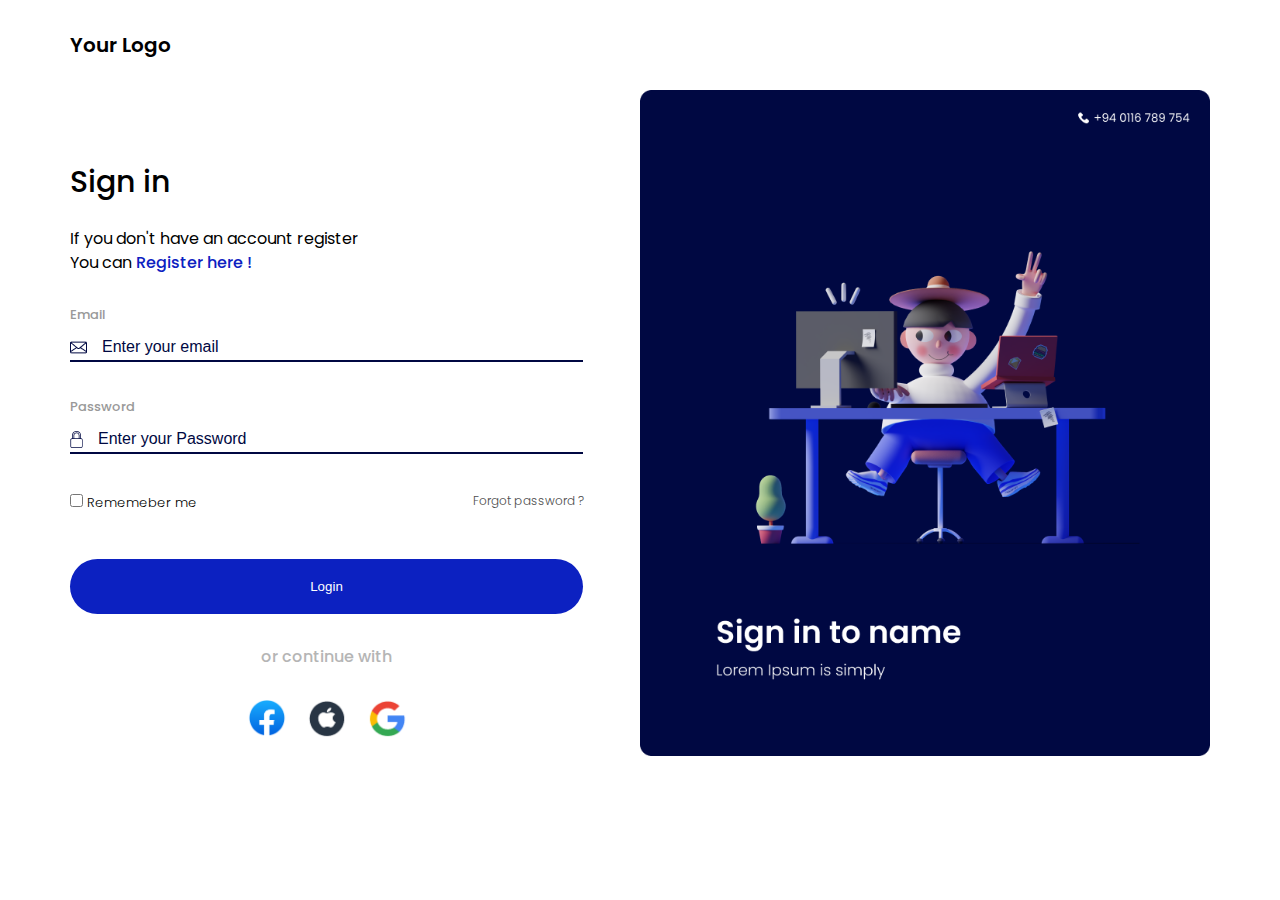
<file: index.html>
<!DOCTYPE html>
<html lang="en">
<head>
  <meta charset="UTF-8">
  <meta name="viewport" content="width=device-width, initial-scale=1.0">
  <title>Sign In</title>
  <link rel="preconnect" href="https://fonts.googleapis.com" />
  <link rel="preconnect" href="https://fonts.gstatic.com" crossorigin />
  <link
    href="https://fonts.googleapis.com/css2?family=Poppins:ital,wght@0,100;0,200;0,300;0,400;0,500;0,600;0,700;0,800;0,900;1,100;1,200;1,300;1,400;1,500;1,600;1,700;1,800;1,900&display=swap"
    rel="stylesheet"
  />
  <link rel="stylesheet" href="assets/styles/main.css">
</head>
<body>
  <header>
    <div class="container">
     <a class="logo" href="#">Your Logo</a>
    </div>
  </header>
  <main>
    <section class="content">
      <div class="container">
        <div class="form">
            <form method="post">
              <div class="information">
                <h1>Sign in</h1>
                <p>
                  If you don't have an account register <br>
                   You can <a href="signup.html">Register here !</a>
                </p>
              </div>
              <label for="email">Email</label>
              <div class="input-container">
                <img src="assets/images/message.webp" alt="email icon">
                <input type="email" name="email" id="email" placeholder="Enter your email" required autofocus>
              </div>
              <label for="password">Password</label>
              <div class="input-container">
                <img src="assets/images/lock.webp" alt="password icon">
                <input type="password" id="password" name="password" placeholder="Enter your Password" required>
              </div>
              <div class="option">
                <div class="check">
                <input type="checkbox" id="remember">
                <label for="remember">Rememeber me</label>
                </div>
                <a href="#">Forgot password ?</a>
              </div>
              <input type="submit" value="Login" class="login">
            </form>
            <p class="continue">or continue with</p>
            <div class="continue-with">
              <a href="#">
                <img src="assets/images/facebook.webp" alt="Facebook">
              </a>
              <a href="#">
                <img src="assets/images/apple.webp" alt="apple">
              </a>
              <a href="#">
                <img src="assets/images/google.webp" alt="google">
              </a>
            </div>
        </div>
        <div class="image">
          <img src="assets/images/signin.webp" alt="signin photo">
        </div>
      </div>
    </section>
  </main>
</body>
</html>
</file>
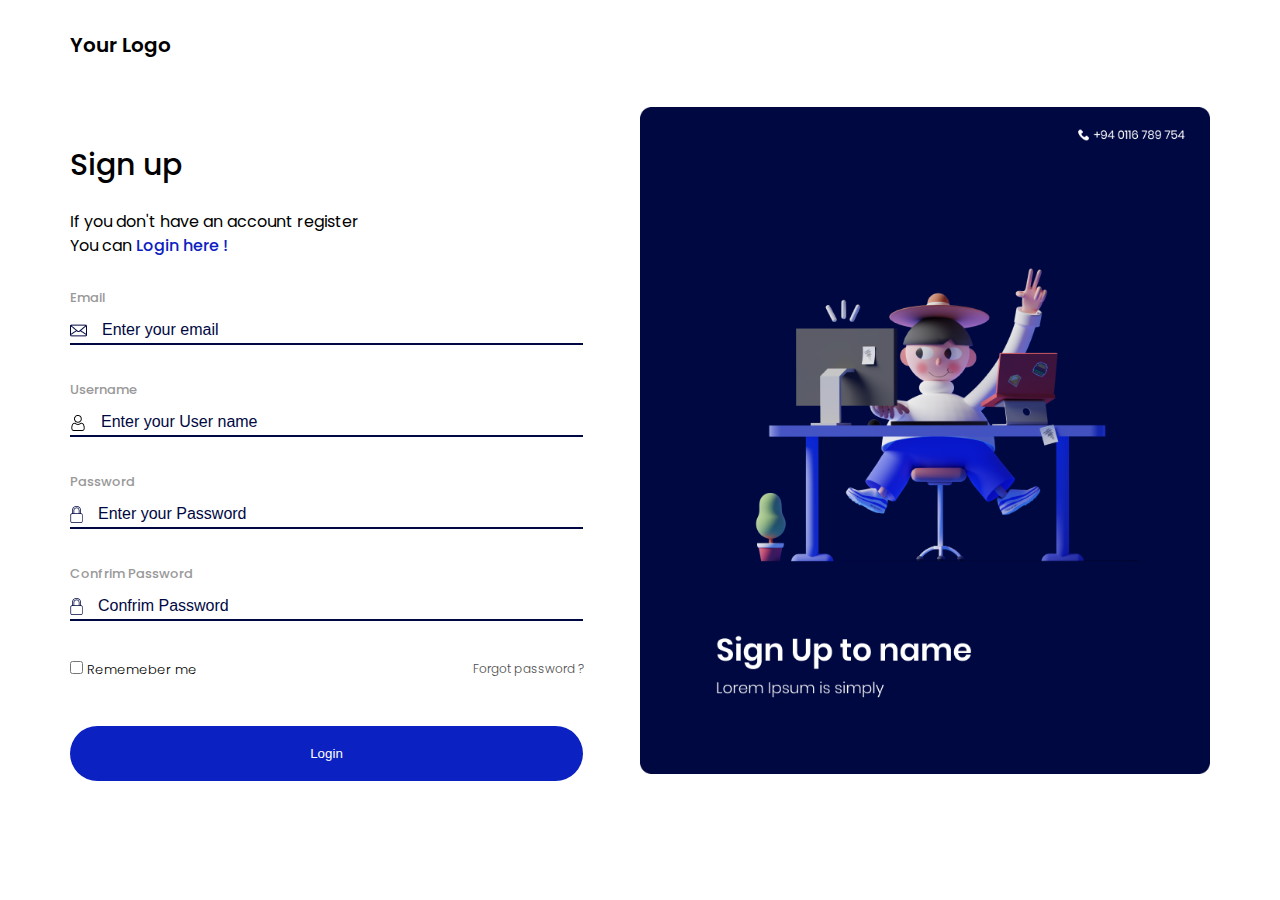
<file: signup.html>
<!DOCTYPE html>
<html lang="en">
<head>
  <meta charset="UTF-8">
  <meta name="viewport" content="width=device-width, initial-scale=1.0">
  <title>Sign Up</title>
  <link rel="preconnect" href="https://fonts.googleapis.com" />
  <link rel="preconnect" href="https://fonts.gstatic.com" crossorigin />
  <link
    href="https://fonts.googleapis.com/css2?family=Poppins:ital,wght@0,100;0,200;0,300;0,400;0,500;0,600;0,700;0,800;0,900;1,100;1,200;1,300;1,400;1,500;1,600;1,700;1,800;1,900&display=swap"
    rel="stylesheet"
  />
  <link rel="stylesheet" href="assets/styles/main.css">
</head>
<body>
  <header>
    <div class="container">
     <a class="logo" href="#">Your Logo</a>
    </div>
  </header>
  <main>
    <section class="content">
      <div class="container">
        <div class="form">
            <form method="post">
              <div class="information">
                <h1>Sign up</h1>
                <p>
                  If you don't have an account register <br>
                   You can <a href="index.html"> Login here !</a>
                </p>
              </div>
              <label for="email">Email</label>
              <div class="input-container">
                <img src="assets/images/message.webp" alt="email icon">
                <input type="email" name="email" id="email" placeholder="Enter your email" required autofocus>
              </div>
              <label for="Username">Username</label>
              <div class="input-container">
                <img src="assets/images/user.webp" alt="Username icon">
                <input type="text" name="Username" id="Username" placeholder="Enter your User name" required>
              </div>
              <label for="password">Password</label>
              <div class="input-container">
                <img src="assets/images/lock.webp" alt="password icon">
                <input type="password" id="password" name="password" placeholder="Enter your Password" required>
              </div>
              <label for="Confrim-Password">Confrim Password</label>
              <div class="input-container">
                <img src="assets/images/lock.webp" alt="password icon">
                <input type="password" id="Confrim-Password" name="Confrim-Password" placeholder="Confrim Password" required>
              </div>
              <div class="option">
                <div class="check">
                <input type="checkbox" id="remember">
                <label for="remember">Rememeber me</label>
                </div>
                <a href="#">Forgot password ?</a>
              </div>
              <input type="submit" value="Login" class="login">
            </form>
        </div>
        <div class="image">
          <img src="assets/images/signup.webp" alt="signin photo">
        </div>
      </div>
    </section>
  </main>
</body>
</html>
</file>
<file: assets/styles/main.css>
* {
  padding: 0;
  margin: 0;
  box-sizing: border-box;
}
:root {
  --white: #ffffff;
  --black: #000000;
  --blue: #0c21c1;
  --cetacean-blue: #000842;
  --spanish-gray: #999999;
  --philippine-silver: #b5b5b5;
  --dark-liver: #4d4d4d;
}
body {
  font-family: "Poppins", serif;
}
a {
  text-decoration: none;
}
img{
  max-width: 100%;
  display: block;
}
.container {
  padding: 0 15px;
  margin: auto;
}
@media (min-width: 768px) {
  .container {
    width: 750px;
  }
}
@media (min-width: 992px) {
  .container {
    width: 970px;
  }
}
@media (min-width: 1200px) {
  .container {
    width: 1170px;
  }
}
header{
  padding: 30px 0;
}
header .logo{
  font-weight: 600;
  font-size: 20px;
  color: var(--black);
}
.content .container{
  display: flex;
  align-items: center;
  justify-content: space-between;
  gap: 20px;
}
.content .container .form .information h1{
  font-weight: 500;
  font-size: 30px;
  margin-bottom: 22px;
  color: var(--black);
}
.content .container .form .information p{
  font-weight: 400;
  font-size: 16px;
  line-height: 24px;
  color: var(--black);
  margin-bottom: 30px;
}
.content .container .form .information p a{
  font-weight: 500;
  color: var(--blue);
}
.content .container .form{
  width: 45%;
}
.content .container .form form{
  margin-top: 52px;
  width: 100%;
}
.content .container .form form label{
  display: block;
  font-size: 13px;
  font-weight: 500;
  margin-bottom: 10px;
  color: var(--spanish-gray);
}
.content .container .form form input{
  border: none;
  outline: none;
  padding: 5px;
}
.content .container .form form .input-container{
  display: flex;
  align-items: center;
  gap: 10px;
  margin-bottom: 35px;
  border-bottom: 2px solid var(--cetacean-blue);
}
.content .container .form form input::placeholder{
  color: var(--cetacean-blue);
  font-size: 16px;
  font-weight: 400;
}
.content .container .form form .option{
  display: flex;
  align-items: center;
  justify-content: space-between;
 }
 .content .container .form form .option .check input{
  width: fit-content;
 }
 .content .container .form form .option .check label{
  display: inline;
  font-size: 13px;
  font-weight: 300;
  color: var(--black);
 }
 .content .container .form form .option a{
  font-size: 12px;
  font-weight: 300;
  color: var(--dark-liver);
 }
 .content .container .form form .login{
  display: block;
  width: 100%;
  padding: 20px;
  margin-top: 45px;
  margin-bottom: 10px;
  color: var(--white);
  background-color: var(--blue);
  border-radius: 32px;
}
.content .container .form .continue{
  display: block;
  margin-top: 30px;
  font-weight: 500;
  font-size: 16px;
  color: var(--philippine-silver);
  text-align: center;
}
.content .container .form .continue-with {
 display: flex;
 align-items: center;
 justify-content: center;
 gap: 20px;
 margin-top: 30px;
}
.content .container .form .continue-with img{
  width: 40px;
 }
 .content .container .image {
  width: 50%;
 }
 @media(max-width:992px){
  .content .container{
    display: block;
  }
  .content .container .image img{
    display: none;
  }
  .content .container .form{
    width: 100%;
  }
}
</file>
